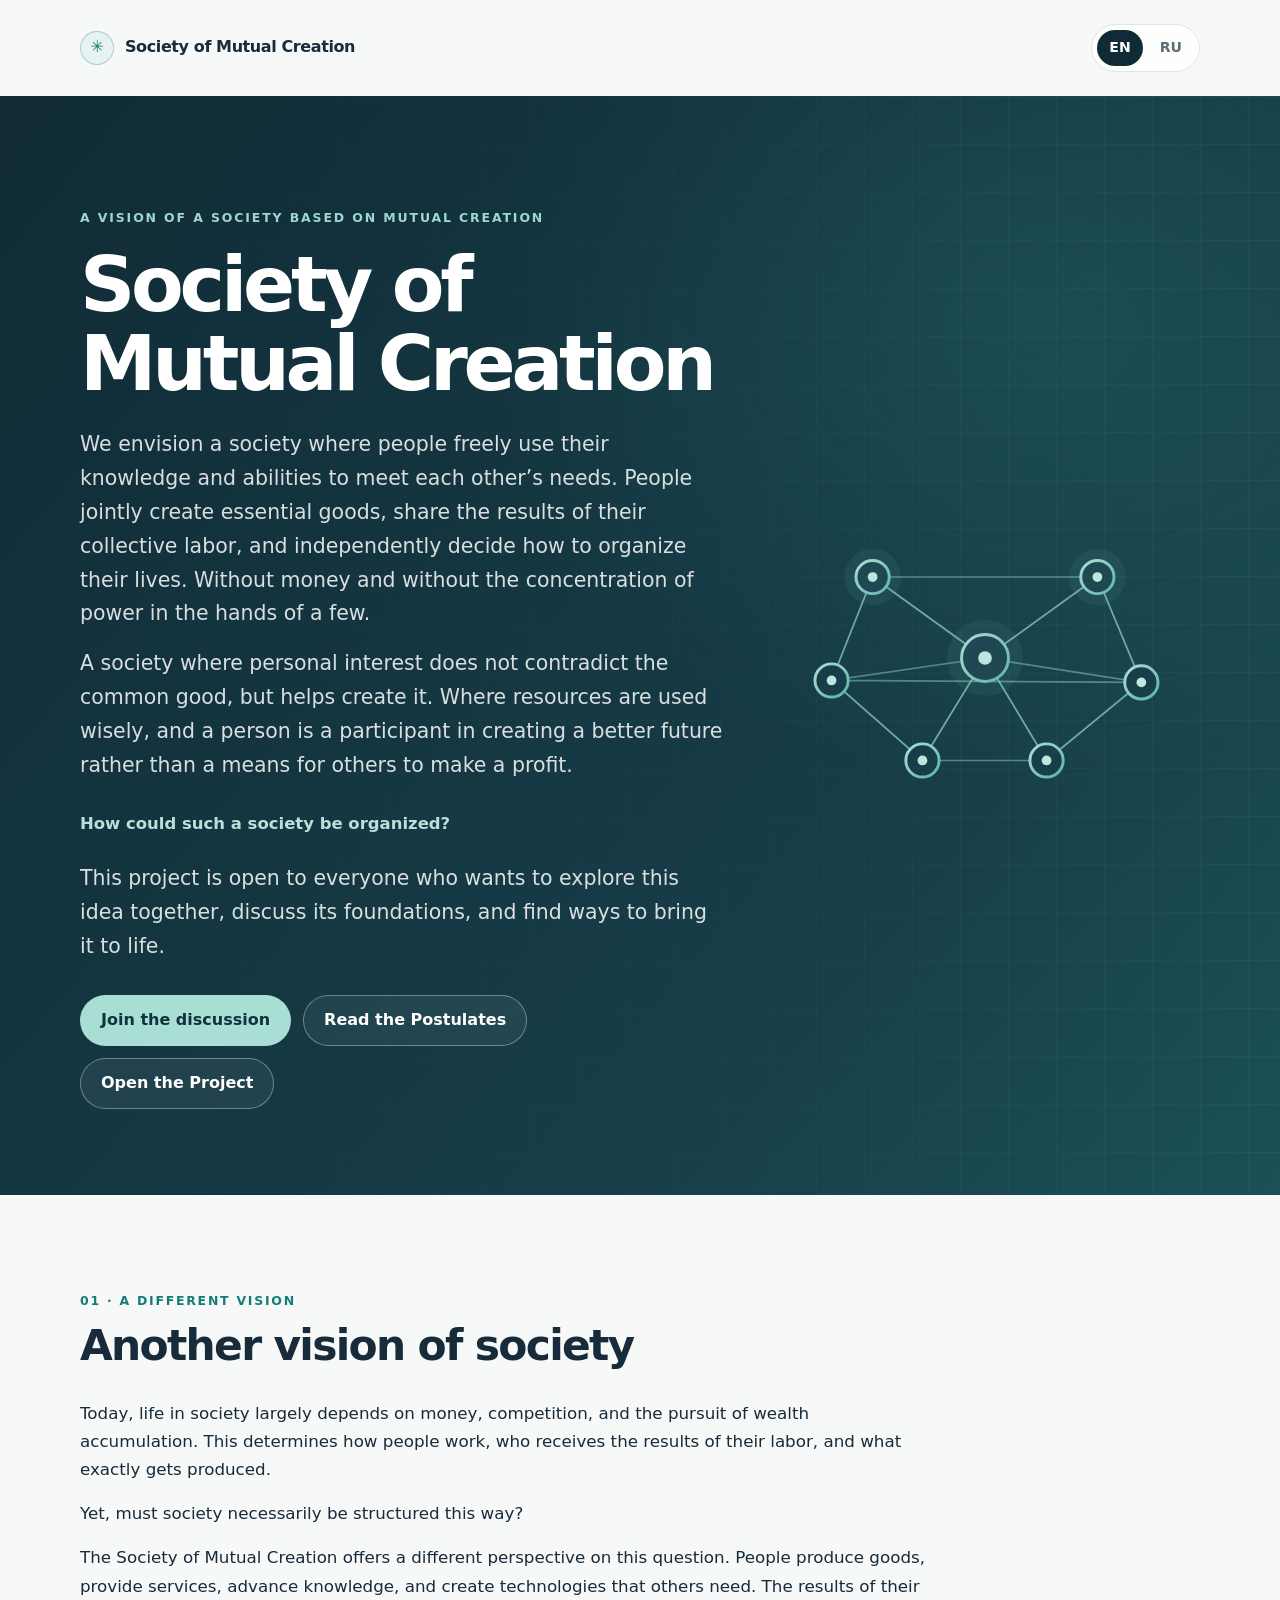
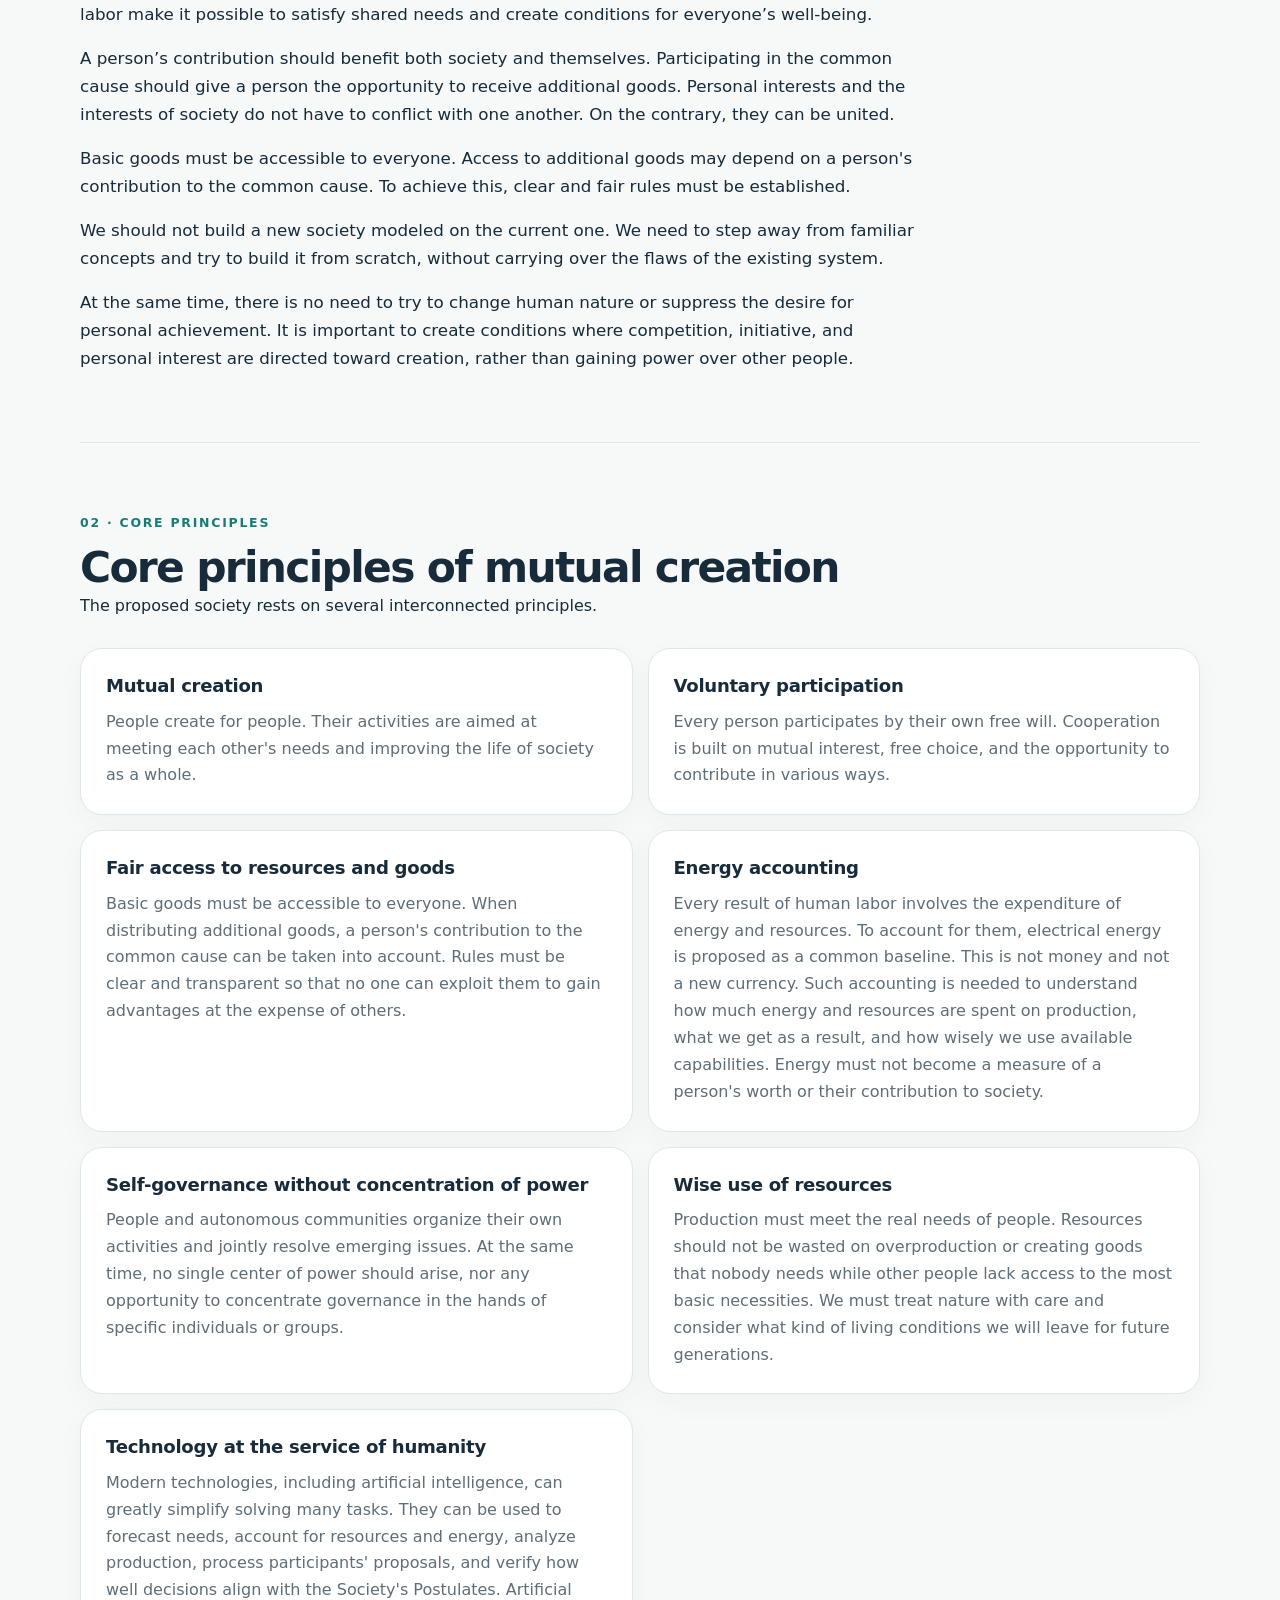
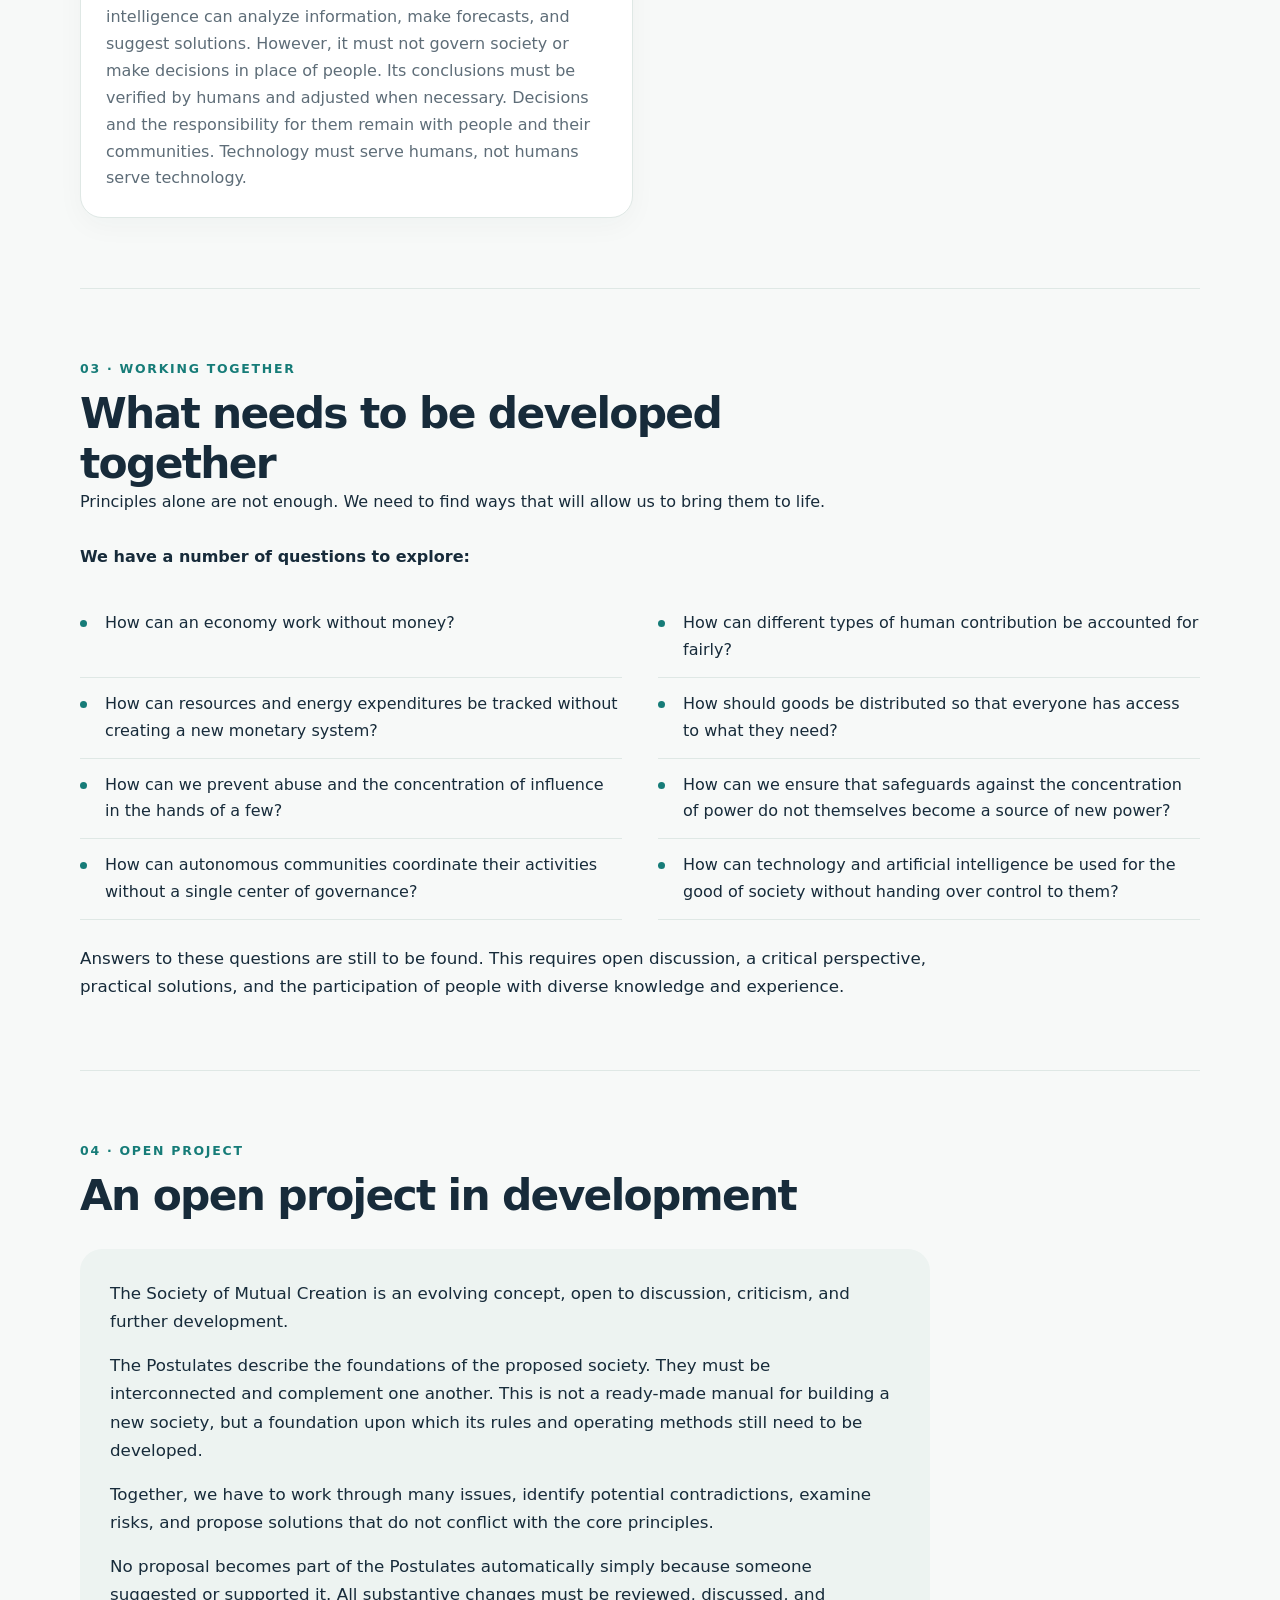
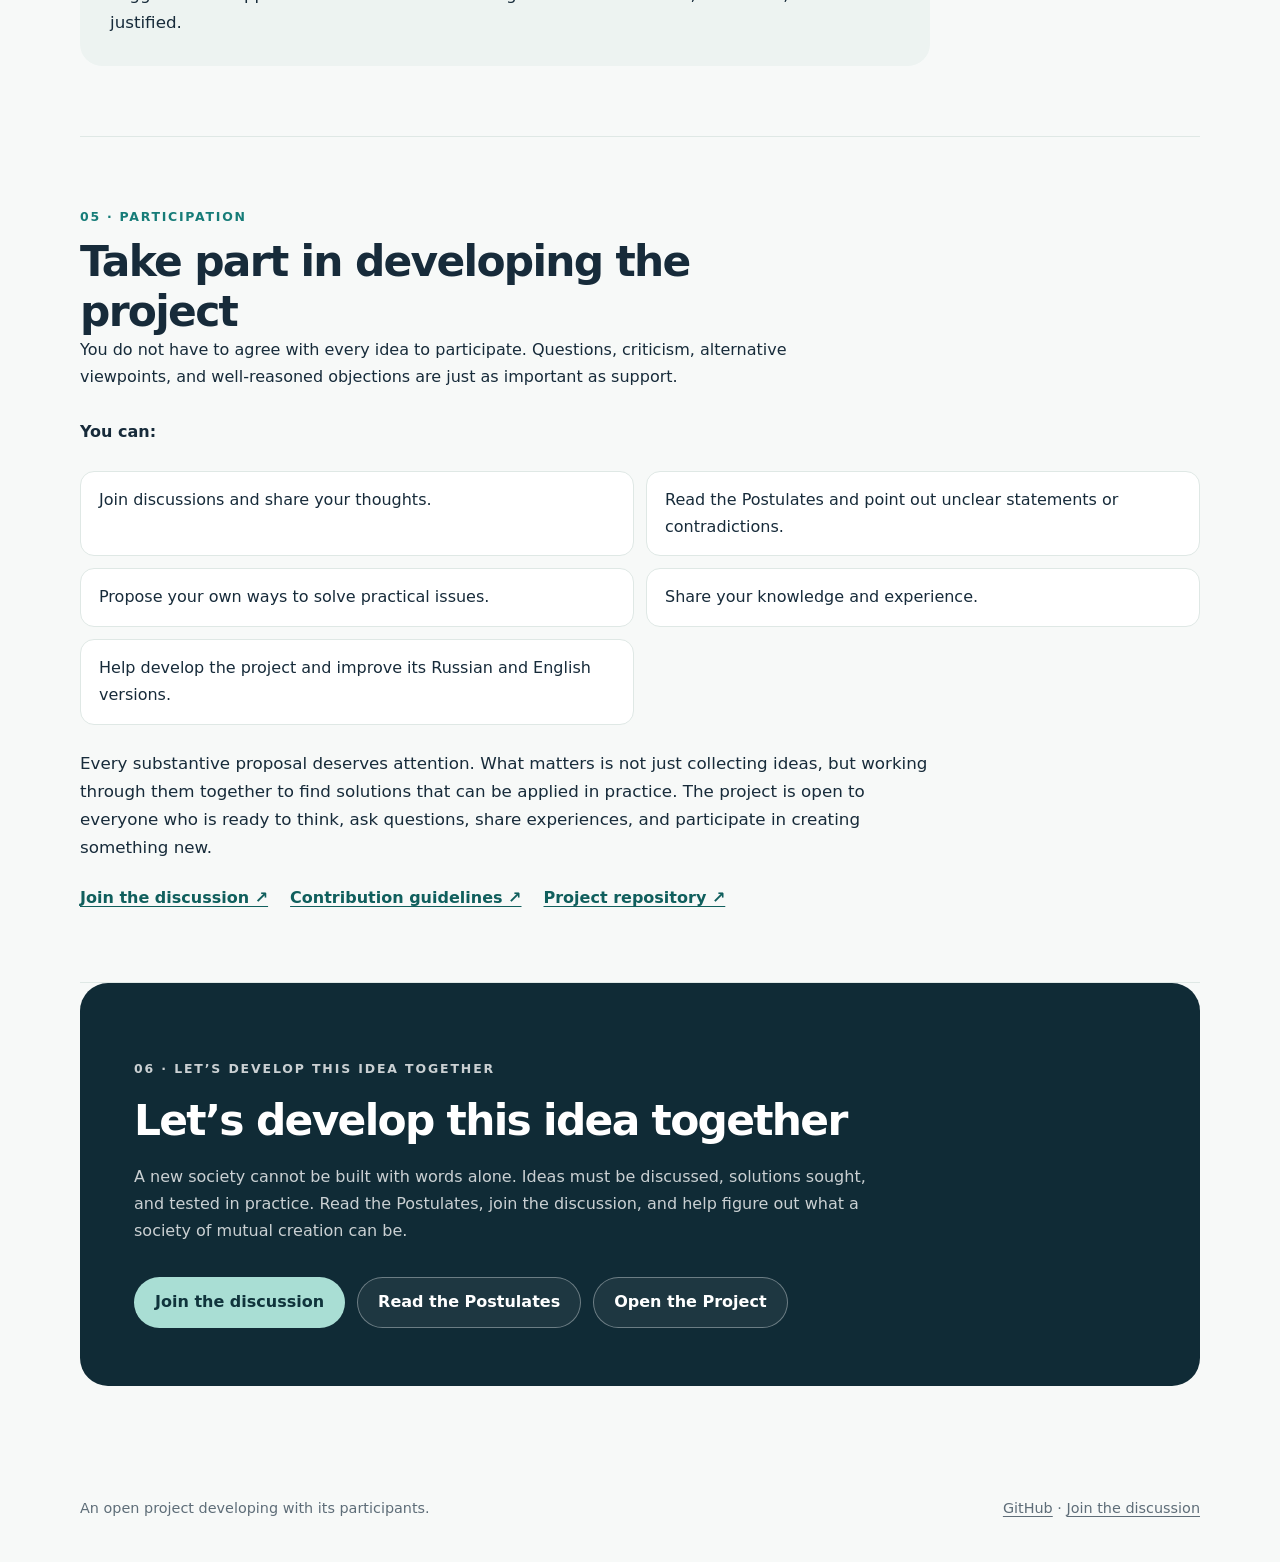
<file: docs/index.html>
<!doctype html>
<html lang="en">
<head>
  <meta charset="utf-8">
  <meta name="viewport" content="width=device-width, initial-scale=1">
  <meta name="description" content="A vision of a society based on mutual creation">
  <meta name="theme-color" content="#102b36">
  <title>Society of Mutual Creation</title>
  <link rel="stylesheet" href="style.css">
</head>
<body>
  <header class="wrap topbar">
    <a class="brand" href="index.html">
      <span class="brand-mark" aria-hidden="true">✳</span>
      <span>Society of Mutual Creation</span>
    </a>
    <nav class="language" aria-label="Language switcher"><a href="index.html" lang="en" aria-current="page">EN</a><a href="ru/index.html" lang="ru">RU</a></nav>
  </header>

  <section class="hero">
    <div class="wrap hero-grid">
      <div>
        <p class="eyebrow">A vision of a society based on mutual creation</p>
        <h1>Society of Mutual Creation</h1>
        <div class="lead"><p>We envision a society where people freely use their knowledge and abilities to meet each other’s needs. People jointly create essential goods, share the results of their collective labor, and independently decide how to organize their lives. Without money and without the concentration of power in the hands of a few.</p>
<p>A society where personal interest does not contradict the common good, but helps create it. Where resources are used wisely, and a person is a participant in creating a better future rather than a means for others to make a profit.</p></div>
        <p class="hero-question">How could such a society be organized?</p>
        <p class="lead">This project is open to everyone who wants to explore this idea together, discuss its foundations, and find ways to bring it to life.</p>
        <div class="actions"><a class="button primary" href="https://github.com/artyom-goldaev/Society-of-Mutual-Creation/discussions">Join the discussion</a><a class="button secondary" href="en/Postulates_Edition_1.0.pdf">Read the Postulates</a><a class="button secondary" href="https://github.com/users/artyom-goldaev/projects/2">Open the Project</a></div>
      </div>
      <img class="hero-art" src="assets/network.svg" alt=""/>
    </div>
  </section>

  <main class="wrap">
    <section class="section" id="vision">
      <div class="section-head"><p class="kicker">01 · A different vision</p><h2>Another vision of society</h2></div>
      <div class="copy"><p>Today, life in society largely depends on money, competition, and the pursuit of wealth accumulation. This determines how people work, who receives the results of their labor, and what exactly gets produced.</p>
<p>Yet, must society necessarily be structured this way?</p>
<p>The Society of Mutual Creation offers a different perspective on this question. People produce goods, provide services, advance knowledge, and create technologies that others need. The results of their labor make it possible to satisfy shared needs and create conditions for everyone’s well-being.</p>
<p>A person’s contribution should benefit both society and themselves. Participating in the common cause should give a person the opportunity to receive additional goods. Personal interests and the interests of society do not have to conflict with one another. On the contrary, they can be united.</p>
<p>Basic goods must be accessible to everyone. Access to additional goods may depend on a person&#x27;s contribution to the common cause. To achieve this, clear and fair rules must be established.</p>
<p>We should not build a new society modeled on the current one. We need to step away from familiar concepts and try to build it from scratch, without carrying over the flaws of the existing system.</p>
<p>At the same time, there is no need to try to change human nature or suppress the desire for personal achievement. It is important to create conditions where competition, initiative, and personal interest are directed toward creation, rather than gaining power over other people.</p></div>
    </section>

    <section class="section" id="principles">
      <div class="section-head"><p class="kicker">02 · Core principles</p><h2>Core principles of mutual creation</h2><p>The proposed society rests on several interconnected principles.</p></div>
      <div class="principles"><article class="principle"><h3>Mutual creation</h3><p>People create for people. Their activities are aimed at meeting each other&#x27;s needs and improving the life of society as a whole.</p></article>
<article class="principle"><h3>Voluntary participation</h3><p>Every person participates by their own free will. Cooperation is built on mutual interest, free choice, and the opportunity to contribute in various ways.</p></article>
<article class="principle"><h3>Fair access to resources and goods</h3><p>Basic goods must be accessible to everyone. When distributing additional goods, a person&#x27;s contribution to the common cause can be taken into account. Rules must be clear and transparent so that no one can exploit them to gain advantages at the expense of others.</p></article>
<article class="principle"><h3>Energy accounting</h3><p>Every result of human labor involves the expenditure of energy and resources. To account for them, electrical energy is proposed as a common baseline. This is not money and not a new currency. Such accounting is needed to understand how much energy and resources are spent on production, what we get as a result, and how wisely we use available capabilities. Energy must not become a measure of a person&#x27;s worth or their contribution to society.</p></article>
<article class="principle"><h3>Self-governance without concentration of power</h3><p>People and autonomous communities organize their own activities and jointly resolve emerging issues. At the same time, no single center of power should arise, nor any opportunity to concentrate governance in the hands of specific individuals or groups.</p></article>
<article class="principle"><h3>Wise use of resources</h3><p>Production must meet the real needs of people. Resources should not be wasted on overproduction or creating goods that nobody needs while other people lack access to the most basic necessities. We must treat nature with care and consider what kind of living conditions we will leave for future generations.</p></article>
<article class="principle"><h3>Technology at the service of humanity</h3><p>Modern technologies, including artificial intelligence, can greatly simplify solving many tasks. They can be used to forecast needs, account for resources and energy, analyze production, process participants&#x27; proposals, and verify how well decisions align with the Society&#x27;s Postulates. Artificial intelligence can analyze information, make forecasts, and suggest solutions. However, it must not govern society or make decisions in place of people. Its conclusions must be verified by humans and adjusted when necessary. Decisions and the responsibility for them remain with people and their communities. Technology must serve humans, not humans serve technology.</p></article></div>
    </section>

    <section class="section" id="questions">
      <div class="section-head"><p class="kicker">03 · Working together</p><h2>What needs to be developed together</h2><p>Principles alone are not enough. We need to find ways that will allow us to bring them to life.</p></div>
      <p><strong>We have a number of questions to explore:</strong></p>
      <ul class="questions"><li>How can an economy work without money?</li>
<li>How can different types of human contribution be accounted for fairly?</li>
<li>How can resources and energy expenditures be tracked without creating a new monetary system?</li>
<li>How should goods be distributed so that everyone has access to what they need?</li>
<li>How can we prevent abuse and the concentration of influence in the hands of a few?</li>
<li>How can we ensure that safeguards against the concentration of power do not themselves become a source of new power?</li>
<li>How can autonomous communities coordinate their activities without a single center of governance?</li>
<li>How can technology and artificial intelligence be used for the good of society without handing over control to them?</li></ul>
      <div class="copy" style="margin-top:24px"><p>Answers to these questions are still to be found. This requires open discussion, a critical perspective, practical solutions, and the participation of people with diverse knowledge and experience.</p></div>
    </section>

    <section class="section" id="open-project">
      <div class="section-head"><p class="kicker">04 · Open project</p><h2>An open project in development</h2></div>
      <div class="project-note copy"><p>The Society of Mutual Creation is an evolving concept, open to discussion, criticism, and further development.</p>
<p>The Postulates describe the foundations of the proposed society. They must be interconnected and complement one another. This is not a ready-made manual for building a new society, but a foundation upon which its rules and operating methods still need to be developed.</p>
<p>Together, we have to work through many issues, identify potential contradictions, examine risks, and propose solutions that do not conflict with the core principles.</p>
<p>No proposal becomes part of the Postulates automatically simply because someone suggested or supported it. All substantive changes must be reviewed, discussed, and justified.</p></div>
    </section>

    <section class="section" id="participate">
      <div class="section-head"><p class="kicker">05 · Participation</p><h2>Take part in developing the project</h2><p>You do not have to agree with every idea to participate. Questions, criticism, alternative viewpoints, and well-reasoned objections are just as important as support.</p></div>
      <p><strong>You can:</strong></p>
      <ul class="steps"><li>Join discussions and share your thoughts.</li>
<li>Read the Postulates and point out unclear statements or contradictions.</li>
<li>Propose your own ways to solve practical issues.</li>
<li>Share your knowledge and experience.</li>
<li>Help develop the project and improve its Russian and English versions.</li></ul>
      <div class="copy" style="margin-top:24px"><p>Every substantive proposal deserves attention. What matters is not just collecting ideas, but working through them together to find solutions that can be applied in practice. The project is open to everyone who is ready to think, ask questions, share experiences, and participate in creating something new.</p></div>
      <div class="link-row">
        <a href="https://github.com/artyom-goldaev/Society-of-Mutual-Creation/discussions">Join the discussion ↗</a>
        <a href="https://github.com/artyom-goldaev/Society-of-Mutual-Creation/blob/main/CONTRIBUTING.md">Contribution guidelines ↗</a>
        <a href="https://github.com/artyom-goldaev/Society-of-Mutual-Creation">Project repository ↗</a>
      </div>
    </section>

    <section class="final" id="join">
      <p class="eyebrow">06 · Let’s develop this idea together</p>
      <h2>Let’s develop this idea together</h2>
      <p>A new society cannot be built with words alone. Ideas must be discussed, solutions sought, and tested in practice. Read the Postulates, join the discussion, and help figure out what a society of mutual creation can be.</p>
      <div class="actions">
        <a class="button primary" href="https://github.com/artyom-goldaev/Society-of-Mutual-Creation/discussions">Join the discussion</a>
        <a class="button secondary" href="en/Postulates_Edition_1.0.pdf">Read the Postulates</a>
        <a class="button secondary" href="https://github.com/users/artyom-goldaev/projects/2">Open the Project</a>
      </div>
    </section>
  </main>

  <footer>
    <div class="wrap foot">
      <span>An open project developing with its participants.</span>
      <span><a href="https://github.com/artyom-goldaev/Society-of-Mutual-Creation">GitHub</a> · <a href="https://github.com/artyom-goldaev/Society-of-Mutual-Creation/discussions">Join the discussion</a></span>
    </div>
  </footer>
</body>
</html>
</file>
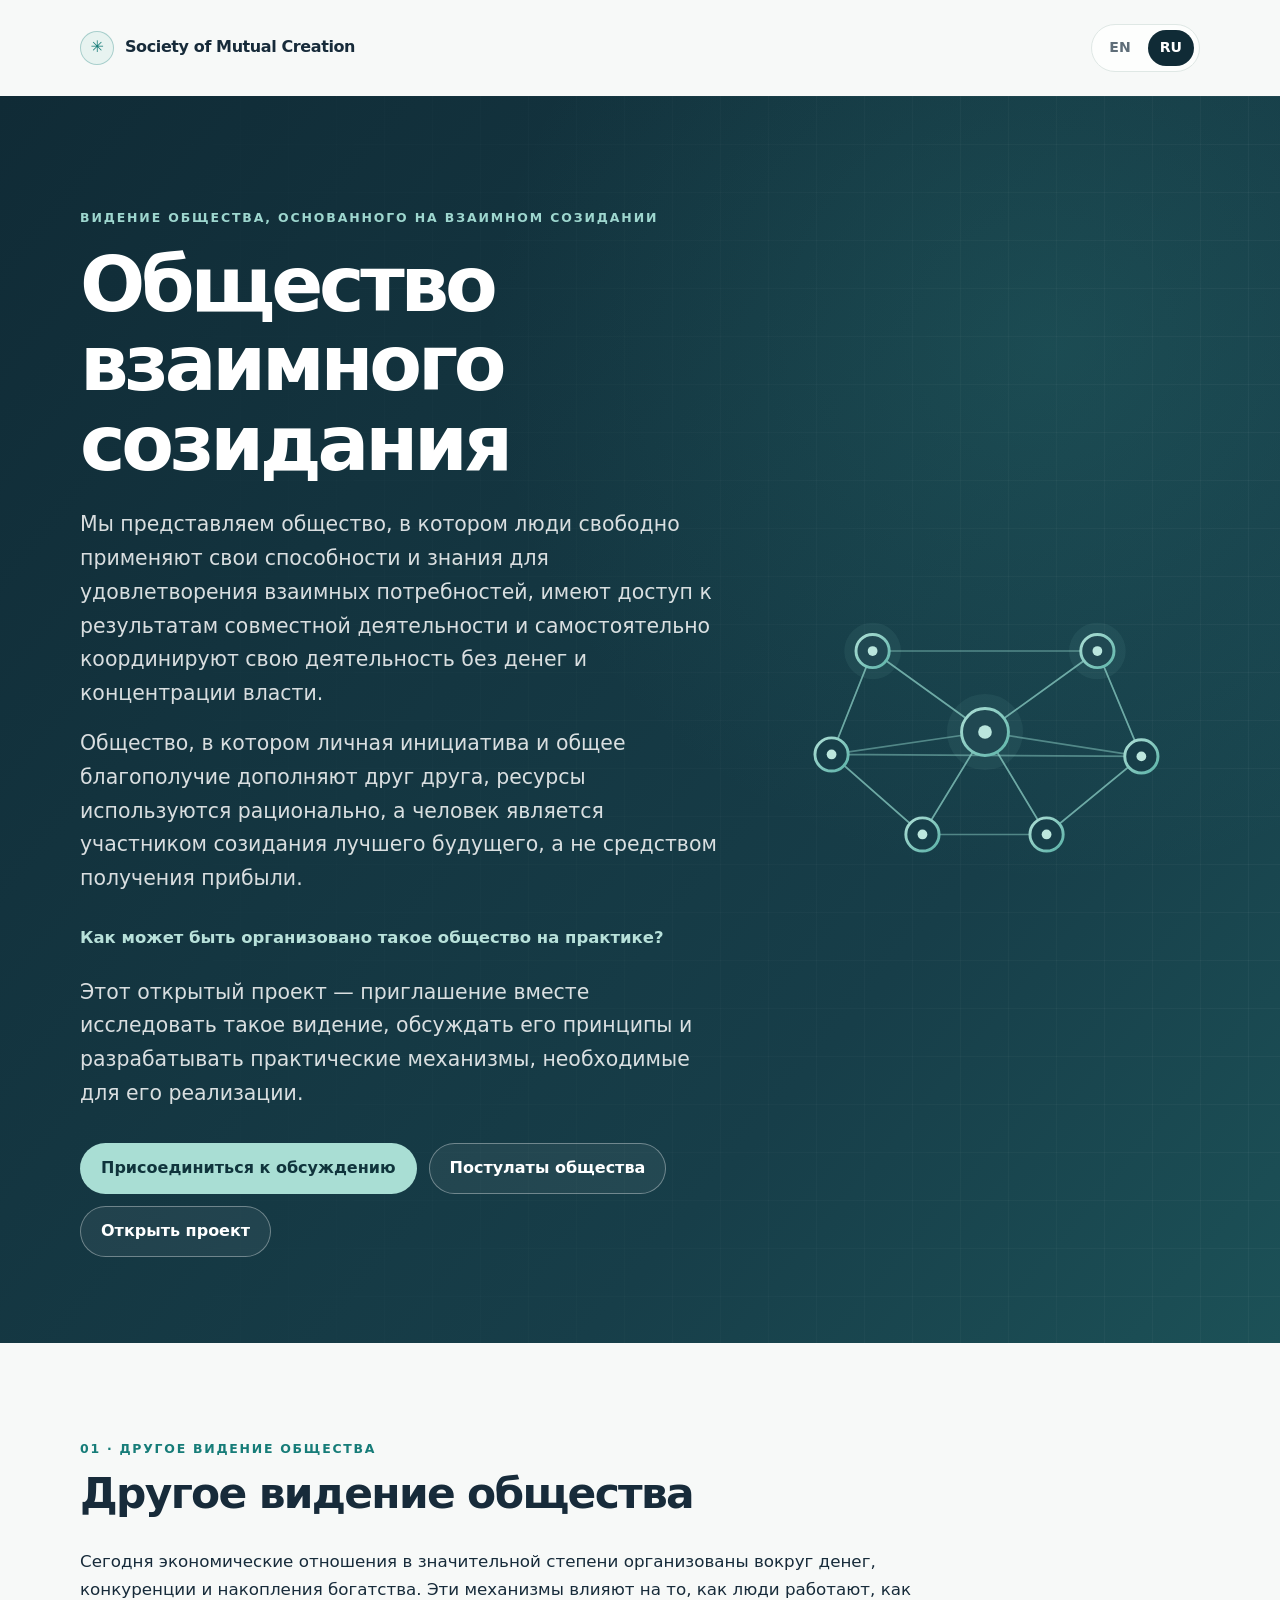
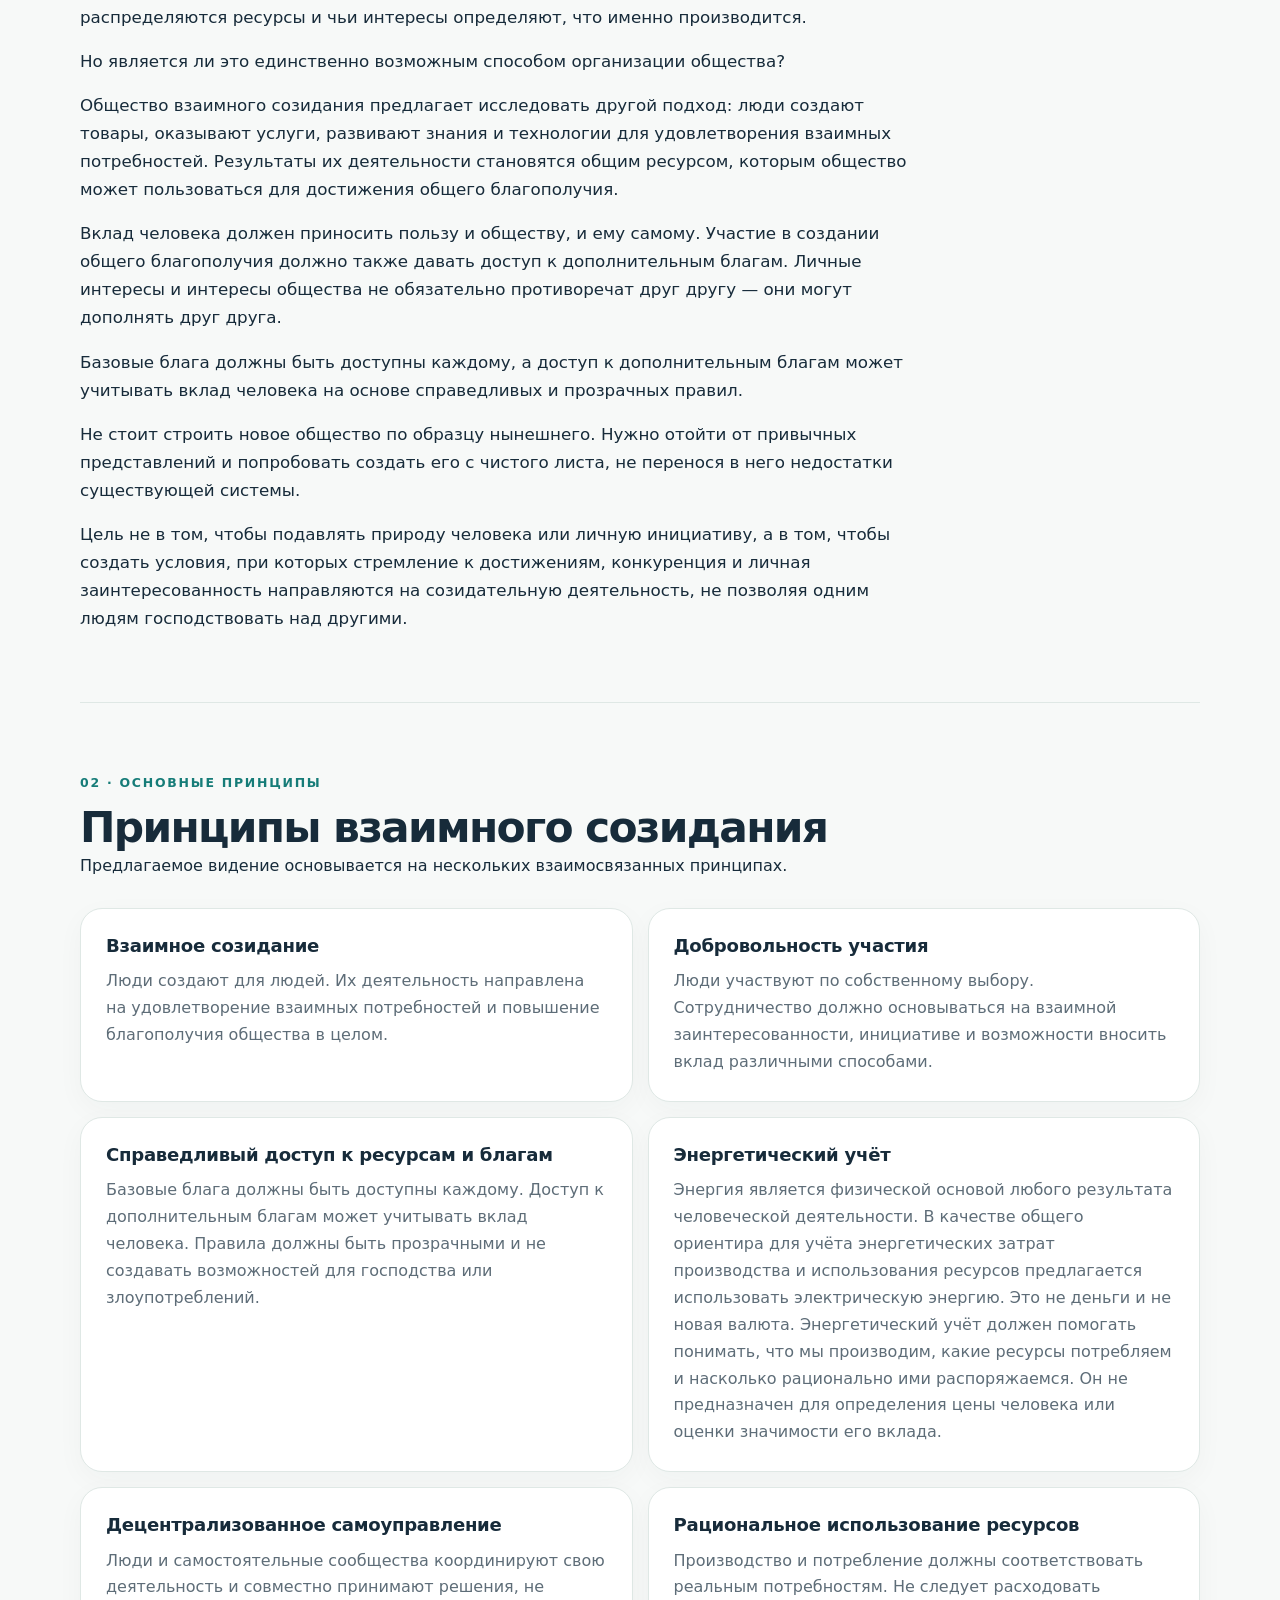
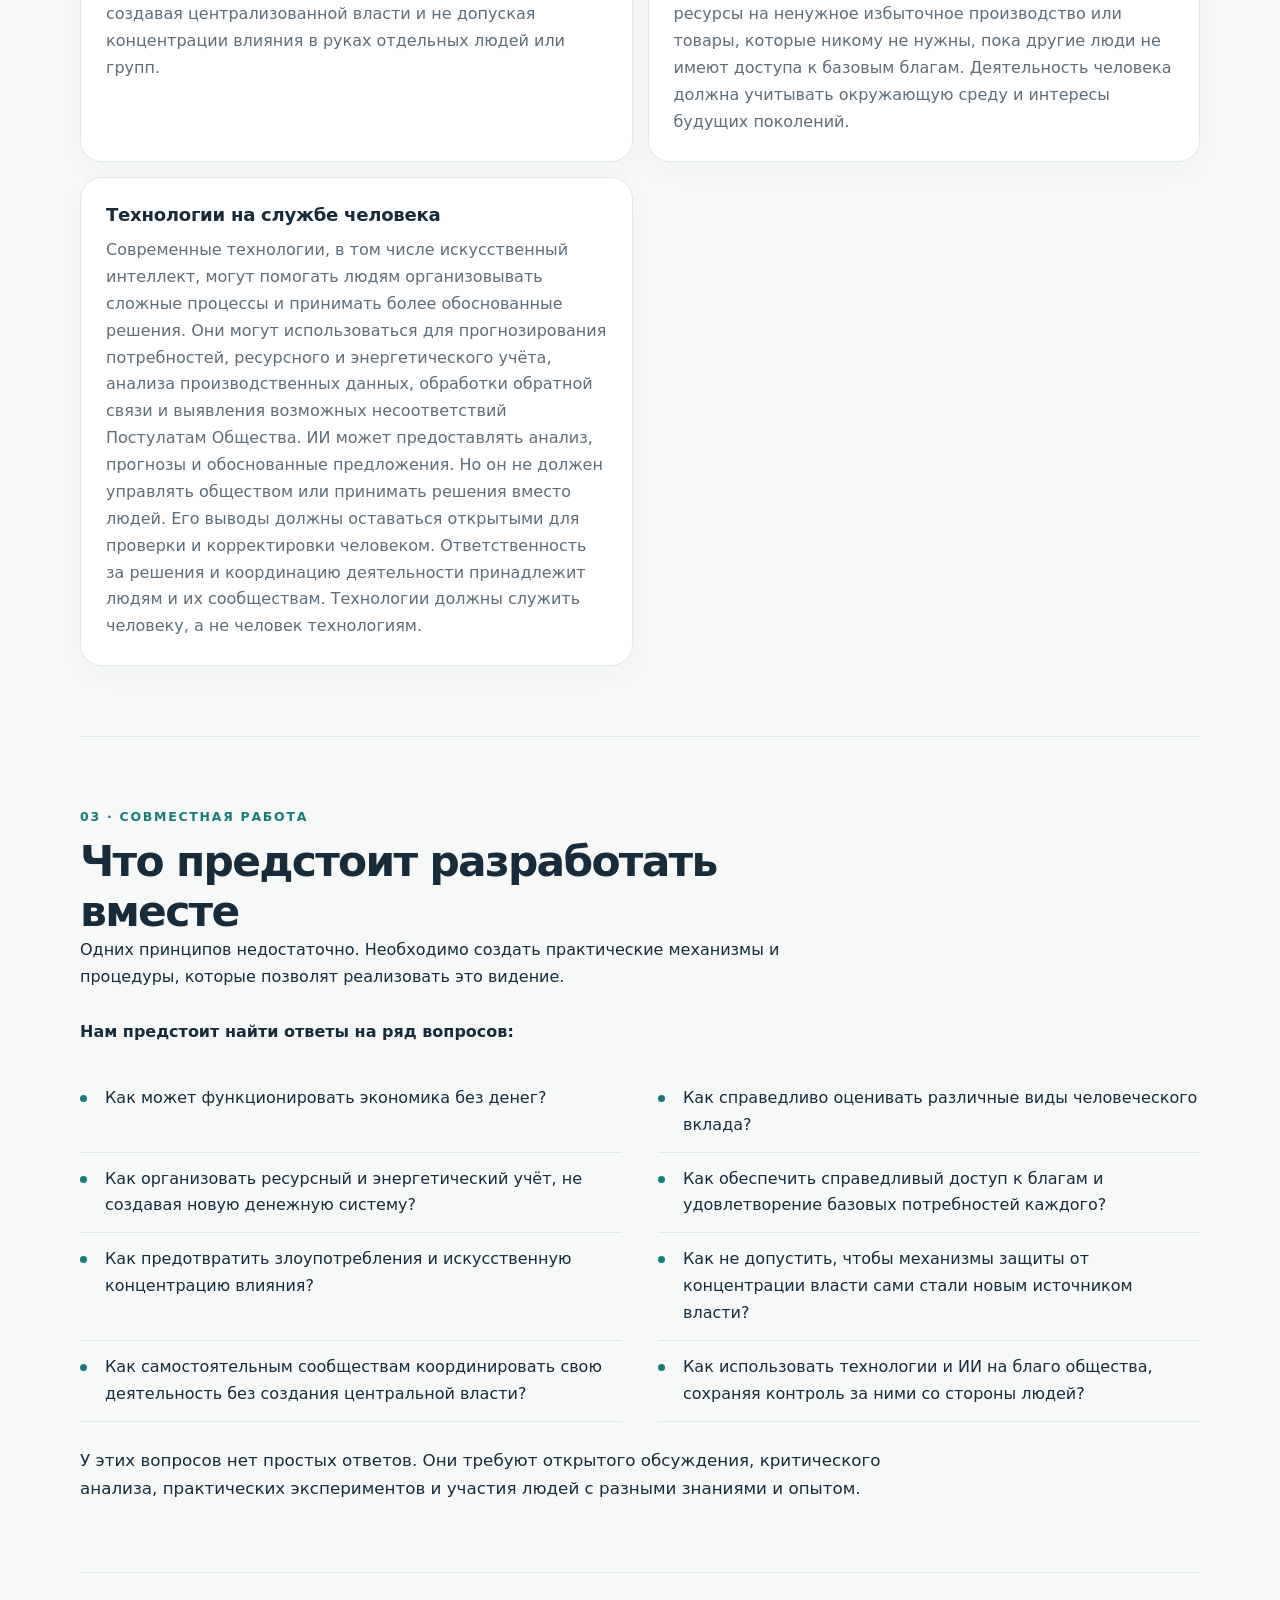
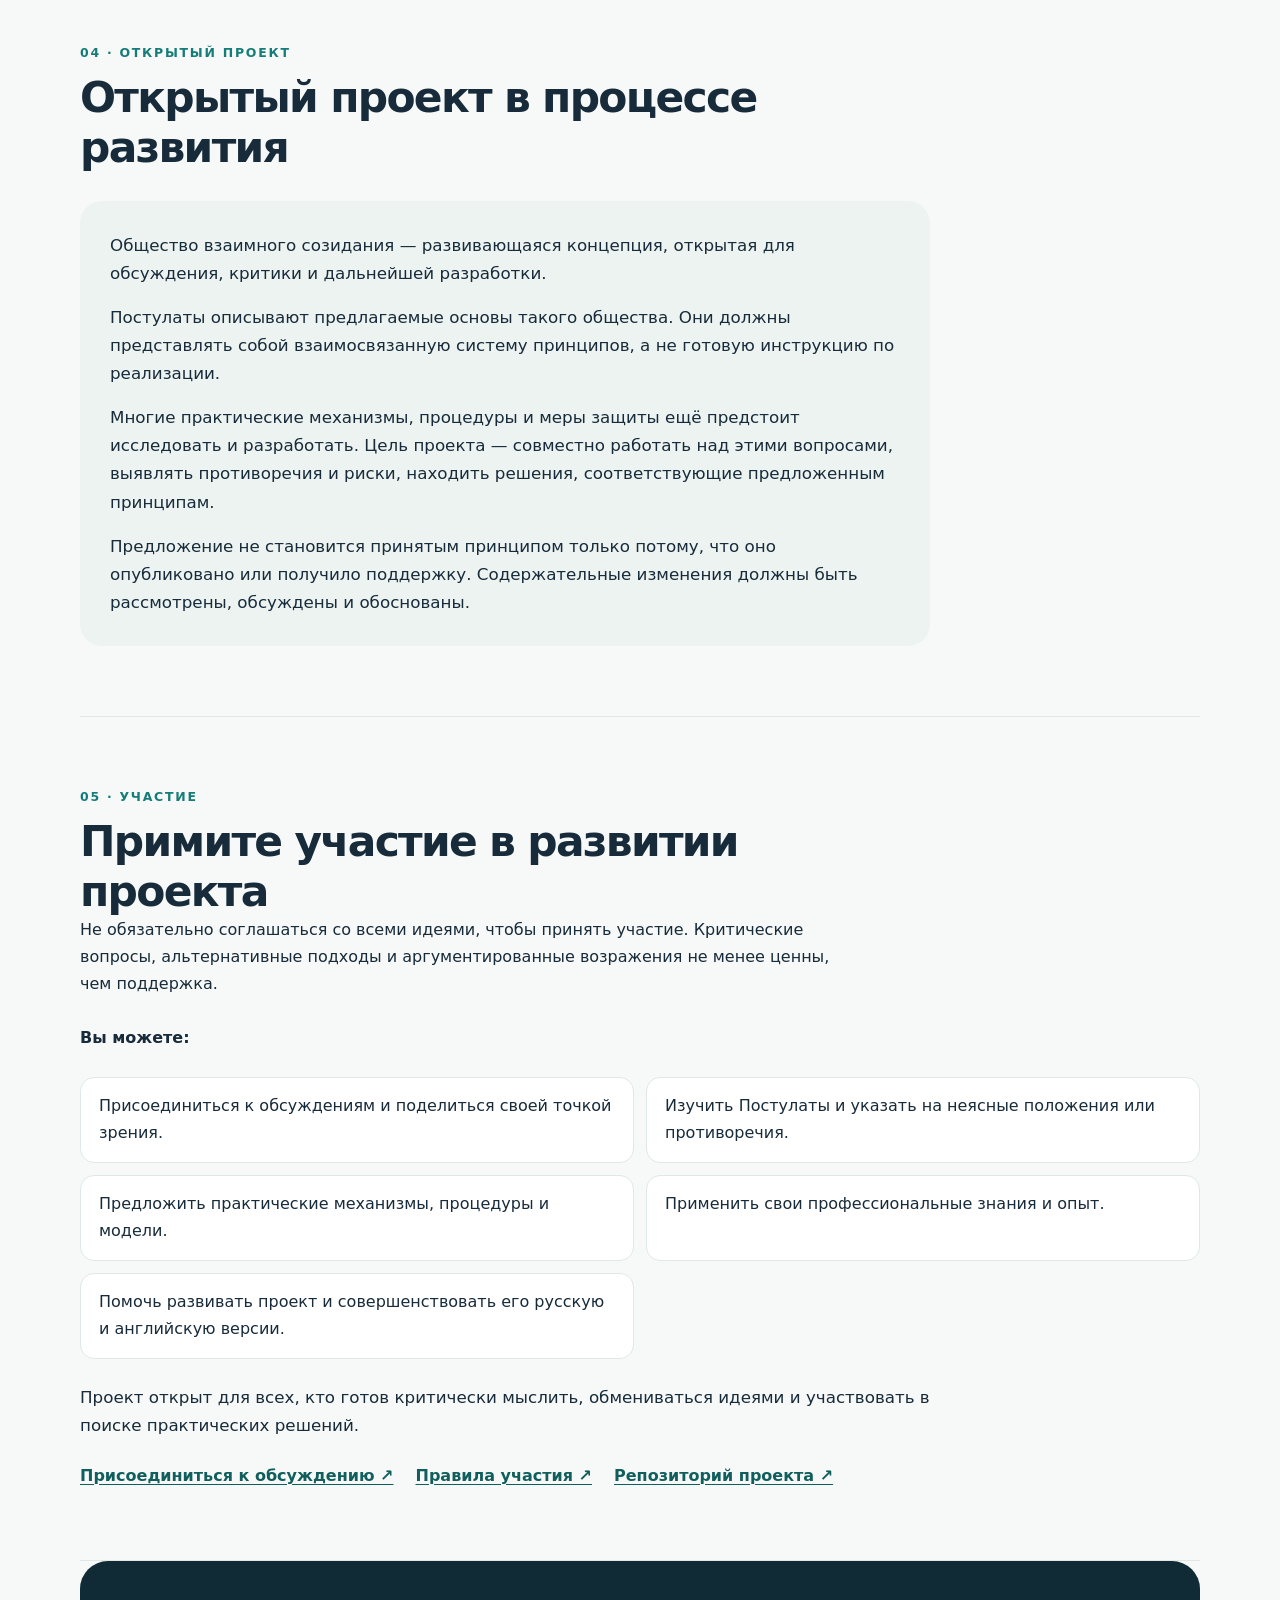
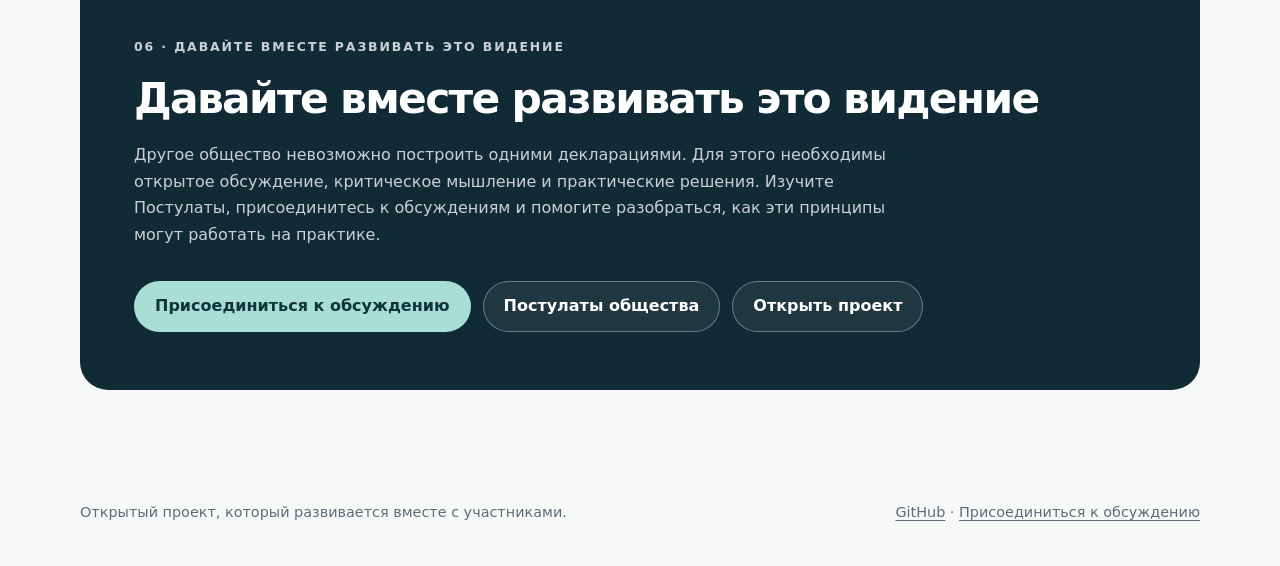
<file: docs/ru/index.html>
<!doctype html>
<html lang="ru">
<head>
  <meta charset="utf-8">
  <meta name="viewport" content="width=device-width, initial-scale=1">
  <meta name="description" content="Видение общества, основанного на взаимном созидании">
  <meta name="theme-color" content="#102b36">
  <title>Общество взаимного созидания</title>
  <link rel="stylesheet" href="../style.css">
</head>
<body>
  <header class="wrap topbar">
    <a class="brand" href="../index.html">
      <span class="brand-mark" aria-hidden="true">✳</span>
      <span>Society of Mutual Creation</span>
    </a>
    <nav class="language" aria-label="Language switcher"><a href="../index.html" lang="en">EN</a><a href="index.html" lang="ru" aria-current="page">RU</a></nav>
  </header>

  <section class="hero">
    <div class="wrap hero-grid">
      <div>
        <p class="eyebrow">Видение общества, основанного на взаимном созидании</p>
        <h1>Общество взаимного созидания</h1>
        <div class="lead"><p>Мы представляем общество, в котором люди свободно применяют свои способности и знания для удовлетворения взаимных потребностей, имеют доступ к результатам совместной деятельности и самостоятельно координируют свою деятельность без денег и концентрации власти.</p>
<p>Общество, в котором личная инициатива и общее благополучие дополняют друг друга, ресурсы используются рационально, а человек является участником созидания лучшего будущего, а не средством получения прибыли.</p></div>
        <p class="hero-question">Как может быть организовано такое общество на практике?</p>
        <p class="lead">Этот открытый проект — приглашение вместе исследовать такое видение, обсуждать его принципы и разрабатывать практические механизмы, необходимые для его реализации.</p>
        <div class="actions"><a class="button primary" href="https://github.com/artyom-goldaev/Society-of-Mutual-Creation/discussions">Присоединиться к обсуждению</a><a class="button secondary" href="../ru/Постулаты_редакция_1.0.pdf">Постулаты общества</a><a class="button secondary" href="https://github.com/users/artyom-goldaev/projects/2">Открыть проект</a></div>
      </div>
      <img class="hero-art" src="../assets/network.svg" alt=""/>
    </div>
  </section>

  <main class="wrap">
    <section class="section" id="vision">
      <div class="section-head"><p class="kicker">01 · Другое видение общества</p><h2>Другое видение общества</h2></div>
      <div class="copy"><p>Сегодня экономические отношения в значительной степени организованы вокруг денег, конкуренции и накопления богатства. Эти механизмы влияют на то, как люди работают, как распределяются ресурсы и чьи интересы определяют, что именно производится.</p>
<p>Но является ли это единственно возможным способом организации общества?</p>
<p>Общество взаимного созидания предлагает исследовать другой подход: люди создают товары, оказывают услуги, развивают знания и технологии для удовлетворения взаимных потребностей. Результаты их деятельности становятся общим ресурсом, которым общество может пользоваться для достижения общего благополучия.</p>
<p>Вклад человека должен приносить пользу и обществу, и ему самому. Участие в создании общего благополучия должно также давать доступ к дополнительным благам. Личные интересы и интересы общества не обязательно противоречат друг другу — они могут дополнять друг друга.</p>
<p>Базовые блага должны быть доступны каждому, а доступ к дополнительным благам может учитывать вклад человека на основе справедливых и прозрачных правил.</p>
<p>Не стоит строить новое общество по образцу нынешнего. Нужно отойти от привычных представлений и попробовать создать его с чистого листа, не перенося в него недостатки существующей системы.</p>
<p>Цель не в том, чтобы подавлять природу человека или личную инициативу, а в том, чтобы создать условия, при которых стремление к достижениям, конкуренция и личная заинтересованность направляются на созидательную деятельность, не позволяя одним людям господствовать над другими.</p></div>
    </section>

    <section class="section" id="principles">
      <div class="section-head"><p class="kicker">02 · Основные принципы</p><h2>Принципы взаимного созидания</h2><p>Предлагаемое видение основывается на нескольких взаимосвязанных принципах.</p></div>
      <div class="principles"><article class="principle"><h3>Взаимное созидание</h3><p>Люди создают для людей. Их деятельность направлена на удовлетворение взаимных потребностей и повышение благополучия общества в целом.</p></article>
<article class="principle"><h3>Добровольность участия</h3><p>Люди участвуют по собственному выбору. Сотрудничество должно основываться на взаимной заинтересованности, инициативе и возможности вносить вклад различными способами.</p></article>
<article class="principle"><h3>Справедливый доступ к ресурсам и благам</h3><p>Базовые блага должны быть доступны каждому. Доступ к дополнительным благам может учитывать вклад человека. Правила должны быть прозрачными и не создавать возможностей для господства или злоупотреблений.</p></article>
<article class="principle"><h3>Энергетический учёт</h3><p>Энергия является физической основой любого результата человеческой деятельности. В качестве общего ориентира для учёта энергетических затрат производства и использования ресурсов предлагается использовать электрическую энергию. Это не деньги и не новая валюта. Энергетический учёт должен помогать понимать, что мы производим, какие ресурсы потребляем и насколько рационально ими распоряжаемся. Он не предназначен для определения цены человека или оценки значимости его вклада.</p></article>
<article class="principle"><h3>Децентрализованное самоуправление</h3><p>Люди и самостоятельные сообщества координируют свою деятельность и совместно принимают решения, не создавая централизованной власти и не допуская концентрации влияния в руках отдельных людей или групп.</p></article>
<article class="principle"><h3>Рациональное использование ресурсов</h3><p>Производство и потребление должны соответствовать реальным потребностям. Не следует расходовать ресурсы на ненужное избыточное производство или товары, которые никому не нужны, пока другие люди не имеют доступа к базовым благам. Деятельность человека должна учитывать окружающую среду и интересы будущих поколений.</p></article>
<article class="principle"><h3>Технологии на службе человека</h3><p>Современные технологии, в том числе искусственный интеллект, могут помогать людям организовывать сложные процессы и принимать более обоснованные решения. Они могут использоваться для прогнозирования потребностей, ресурсного и энергетического учёта, анализа производственных данных, обработки обратной связи и выявления возможных несоответствий Постулатам Общества. ИИ может предоставлять анализ, прогнозы и обоснованные предложения. Но он не должен управлять обществом или принимать решения вместо людей. Его выводы должны оставаться открытыми для проверки и корректировки человеком. Ответственность за решения и координацию деятельности принадлежит людям и их сообществам. Технологии должны служить человеку, а не человек технологиям.</p></article></div>
    </section>

    <section class="section" id="questions">
      <div class="section-head"><p class="kicker">03 · Совместная работа</p><h2>Что предстоит разработать вместе</h2><p>Одних принципов недостаточно. Необходимо создать практические механизмы и процедуры, которые позволят реализовать это видение.</p></div>
      <p><strong>Нам предстоит найти ответы на ряд вопросов:</strong></p>
      <ul class="questions"><li>Как может функционировать экономика без денег?</li>
<li>Как справедливо оценивать различные виды человеческого вклада?</li>
<li>Как организовать ресурсный и энергетический учёт, не создавая новую денежную систему?</li>
<li>Как обеспечить справедливый доступ к благам и удовлетворение базовых потребностей каждого?</li>
<li>Как предотвратить злоупотребления и искусственную концентрацию влияния?</li>
<li>Как не допустить, чтобы механизмы защиты от концентрации власти сами стали новым источником власти?</li>
<li>Как самостоятельным сообществам координировать свою деятельность без создания центральной власти?</li>
<li>Как использовать технологии и ИИ на благо общества, сохраняя контроль за ними со стороны людей?</li></ul>
      <div class="copy" style="margin-top:24px"><p>У этих вопросов нет простых ответов. Они требуют открытого обсуждения, критического анализа, практических экспериментов и участия людей с разными знаниями и опытом.</p></div>
    </section>

    <section class="section" id="open-project">
      <div class="section-head"><p class="kicker">04 · Открытый проект</p><h2>Открытый проект в процессе развития</h2></div>
      <div class="project-note copy"><p>Общество взаимного созидания — развивающаяся концепция, открытая для обсуждения, критики и дальнейшей разработки.</p>
<p>Постулаты описывают предлагаемые основы такого общества. Они должны представлять собой взаимосвязанную систему принципов, а не готовую инструкцию по реализации.</p>
<p>Многие практические механизмы, процедуры и меры защиты ещё предстоит исследовать и разработать. Цель проекта — совместно работать над этими вопросами, выявлять противоречия и риски, находить решения, соответствующие предложенным принципам.</p>
<p>Предложение не становится принятым принципом только потому, что оно опубликовано или получило поддержку. Содержательные изменения должны быть рассмотрены, обсуждены и обоснованы.</p></div>
    </section>

    <section class="section" id="participate">
      <div class="section-head"><p class="kicker">05 · Участие</p><h2>Примите участие в развитии проекта</h2><p>Не обязательно соглашаться со всеми идеями, чтобы принять участие. Критические вопросы, альтернативные подходы и аргументированные возражения не менее ценны, чем поддержка.</p></div>
      <p><strong>Вы можете:</strong></p>
      <ul class="steps"><li>Присоединиться к обсуждениям и поделиться своей точкой зрения.</li>
<li>Изучить Постулаты и указать на неясные положения или противоречия.</li>
<li>Предложить практические механизмы, процедуры и модели.</li>
<li>Применить свои профессиональные знания и опыт.</li>
<li>Помочь развивать проект и совершенствовать его русскую и английскую версии.</li></ul>
      <div class="copy" style="margin-top:24px"><p>Проект открыт для всех, кто готов критически мыслить, обмениваться идеями и участвовать в поиске практических решений.</p></div>
      <div class="link-row">
        <a href="https://github.com/artyom-goldaev/Society-of-Mutual-Creation/discussions">Присоединиться к обсуждению ↗</a>
        <a href="https://github.com/artyom-goldaev/Society-of-Mutual-Creation/blob/main/CONTRIBUTING_RU.md">Правила участия ↗</a>
        <a href="https://github.com/artyom-goldaev/Society-of-Mutual-Creation">Репозиторий проекта ↗</a>
      </div>
    </section>

    <section class="final" id="join">
      <p class="eyebrow">06 · Давайте вместе развивать это видение</p>
      <h2>Давайте вместе развивать это видение</h2>
      <p>Другое общество невозможно построить одними декларациями. Для этого необходимы открытое обсуждение, критическое мышление и практические решения. Изучите Постулаты, присоединитесь к обсуждениям и помогите разобраться, как эти принципы могут работать на практике.</p>
      <div class="actions">
        <a class="button primary" href="https://github.com/artyom-goldaev/Society-of-Mutual-Creation/discussions">Присоединиться к обсуждению</a>
        <a class="button secondary" href="../ru/Постулаты_редакция_1.0.pdf">Постулаты общества</a>
        <a class="button secondary" href="https://github.com/users/artyom-goldaev/projects/2">Открыть проект</a>
      </div>
    </section>
  </main>

  <footer>
    <div class="wrap foot">
      <span>Открытый проект, который развивается вместе с участниками.</span>
      <span><a href="https://github.com/artyom-goldaev/Society-of-Mutual-Creation">GitHub</a> · <a href="https://github.com/artyom-goldaev/Society-of-Mutual-Creation/discussions">Присоединиться к обсуждению</a></span>
    </div>
  </footer>
</body>
</html>
</file>
<file: docs/style.css>
:root {
  color-scheme: light;
  --ink: #172b3a;
  --muted: #5e6d78;
  --paper: #f7f9f8;
  --surface: #ffffff;
  --line: #dfe8e5;
  --accent: #167c78;
  --accent-dark: #105f5d;
  --accent-soft: #e7f3f0;
  --night: #102b36;
  --night-soft: #173b47;
  --radius: 22px;
  --shadow: 0 18px 55px rgba(19, 47, 57, .08);
}
* { box-sizing: border-box; }
html { scroll-behavior: smooth; }
body {
  margin: 0;
  background: var(--paper);
  color: var(--ink);
  font-family: Inter, ui-sans-serif, system-ui, -apple-system, BlinkMacSystemFont, "Segoe UI", sans-serif;
  line-height: 1.68;
  -webkit-font-smoothing: antialiased;
}
a { color: var(--accent-dark); text-decoration-thickness: 1px; text-underline-offset: 3px; }
a:hover { color: var(--accent); }
.wrap { width: min(1120px, calc(100% - 44px)); margin: 0 auto; }
.topbar {
  position: relative; z-index: 2;
  display: flex; align-items: center; justify-content: space-between;
  gap: 24px; padding: 24px 0;
}
.brand { display: inline-flex; align-items: center; gap: 11px; color: var(--ink); text-decoration: none; font-weight: 750; letter-spacing: -.025em; }
.brand-mark {
  width: 34px; height: 34px; display: grid; place-items: center;
  border: 1px solid rgba(22,124,120,.3); border-radius: 50%;
  color: var(--accent); background: var(--accent-soft);
}
.brand-mark svg { width: 20px; height: 20px; }
.language { display: inline-flex; align-items: center; gap: 5px; padding: 5px; border: 1px solid var(--line); border-radius: 999px; background: rgba(255,255,255,.8); }
.language a { min-width: 42px; padding: 6px 12px; text-align: center; text-decoration: none; border-radius: 999px; font-size: .88rem; font-weight: 700; color: var(--muted); }
.language a[aria-current="page"] { background: var(--night); color: white; }
.hero {
  position: relative; overflow: hidden; isolation: isolate;
  padding: clamp(66px, 9vw, 112px) 0 86px;
  background: radial-gradient(ellipse at 82% 20%, rgba(56,157,147,.18), transparent 38%), linear-gradient(130deg, var(--night), #173e49 70%, #1c5157);
  color: #fff;
}
.hero::after {
  content: ""; position: absolute; z-index: -1; inset: 0;
  background-image: linear-gradient(rgba(255,255,255,.035) 1px, transparent 1px), linear-gradient(90deg, rgba(255,255,255,.035) 1px, transparent 1px);
  background-size: 48px 48px; mask-image: linear-gradient(to right, transparent, black);
}
.hero-grid { display: grid; grid-template-columns: minmax(0, 1.2fr) minmax(260px, .8fr); align-items: center; gap: 46px; }
.eyebrow { margin: 0 0 16px; color: #9ed7cf; font-size: .78rem; font-weight: 800; letter-spacing: .15em; text-transform: uppercase; }
h1 { max-width: 780px; margin: 0; font-size: clamp(2.7rem, 6vw, 5.25rem); line-height: 1.04; letter-spacing: -.055em; }
.lead { max-width: 710px; margin: 24px 0 0; color: rgba(255,255,255,.84); font-size: clamp(1.05rem, 1.8vw, 1.28rem); line-height: 1.65; }
.hero-question { margin: 28px 0 0; color: #b8e1da; font-size: 1.03rem; font-weight: 650; }
.hero-art { width: 100%; max-width: 430px; justify-self: end; opacity: .96; }
.actions { display: flex; flex-wrap: wrap; gap: 12px; margin-top: 32px; }
.button {
  display: inline-flex; align-items: center; justify-content: center;
  min-height: 48px; padding: 11px 20px; border: 1px solid transparent;
  border-radius: 999px; font-weight: 750; text-decoration: none; transition: .18s ease;
}
.button.primary { background: #a9ded4; color: #10343c; }
.button.primary:hover { background: #c3eee5; transform: translateY(-1px); }
.button.secondary { color: white; border-color: rgba(255,255,255,.35); background: rgba(255,255,255,.06); }
.button.secondary:hover { background: rgba(255,255,255,.14); }
main { padding: 26px 0 82px; }
.section { padding: 70px 0; border-bottom: 1px solid var(--line); }
.section:last-child { border-bottom: 0; }
.section-head { max-width: 760px; margin-bottom: 28px; }
.kicker { margin: 0 0 9px; color: var(--accent); font-size: .78rem; font-weight: 800; letter-spacing: .14em; text-transform: uppercase; }
h2 { margin: 0; font-size: clamp(1.8rem, 3.4vw, 2.65rem); line-height: 1.18; letter-spacing: -.04em; }
h3 { margin: 0 0 10px; font-size: 1.13rem; line-height: 1.35; letter-spacing: -.015em; }
p { margin: 0 0 16px; }
.section p:last-child { margin-bottom: 0; }
.copy { max-width: 850px; font-size: 1.045rem; }
.copy p + p { margin-top: 14px; }
.callout {
  margin-top: 28px; padding: 22px 25px; border-left: 3px solid var(--accent);
  border-radius: 0 15px 15px 0; background: var(--accent-soft); font-weight: 650;
}
.principles { display: grid; grid-template-columns: repeat(2, minmax(0, 1fr)); gap: 15px; }
.principle {
  padding: 25px; border: 1px solid var(--line); border-radius: var(--radius);
  background: var(--surface); box-shadow: 0 8px 28px rgba(19,47,57,.035);
}
.principle p { color: var(--muted); }
.principle.wide { grid-column: 1 / -1; }
.questions { display: grid; grid-template-columns: repeat(2, minmax(0,1fr)); gap: 0 36px; padding: 0; margin: 26px 0 0; list-style: none; }
.questions li { position: relative; padding: 13px 0 13px 25px; border-bottom: 1px solid var(--line); }
.questions li::before { content: ""; position: absolute; left: 0; top: 23px; width: 7px; height: 7px; border-radius: 50%; background: var(--accent); }
.steps { display: grid; grid-template-columns: repeat(2, minmax(0,1fr)); gap: 12px; padding: 0; margin: 25px 0 0; list-style: none; }
.steps li { padding: 15px 18px; border: 1px solid var(--line); border-radius: 14px; background: white; }
.steps strong { display: block; margin-bottom: 4px; }
.project-note { padding: 30px; border-radius: var(--radius); background: #edf3f1; }
.link-row { display: flex; flex-wrap: wrap; gap: 10px 22px; margin-top: 24px; }
.link-row a { font-weight: 700; }
.final {
  padding: 58px clamp(25px, 5vw, 54px); border-radius: 28px;
  background: var(--night); color: white;
}
.final p { max-width: 760px; color: rgba(255,255,255,.78); margin-top: 18px; }
.final .button.secondary { border-color: rgba(255,255,255,.35); }
footer { padding: 28px 0 42px; color: var(--muted); font-size: .9rem; }
footer .foot { display: flex; flex-wrap: wrap; justify-content: space-between; gap: 12px 24px; }
footer a { color: var(--muted); }
@media (max-width: 760px) {
  .wrap { width: min(100% - 32px, 620px); }
  .topbar { padding: 18px 0; }
  .hero { padding: 60px 0 66px; }
  .hero-grid { grid-template-columns: 1fr; gap: 26px; }
  .hero-art { max-width: 280px; justify-self: center; }
  .section { padding: 52px 0; }
  .principles, .questions, .steps { grid-template-columns: 1fr; }
  .principle.wide { grid-column: auto; }
  .final { border-radius: 22px; }
}
@media (prefers-reduced-motion: reduce) {
  html { scroll-behavior: auto; }
  *, *::before, *::after { transition-duration: .01ms !important; }
}
</file>
